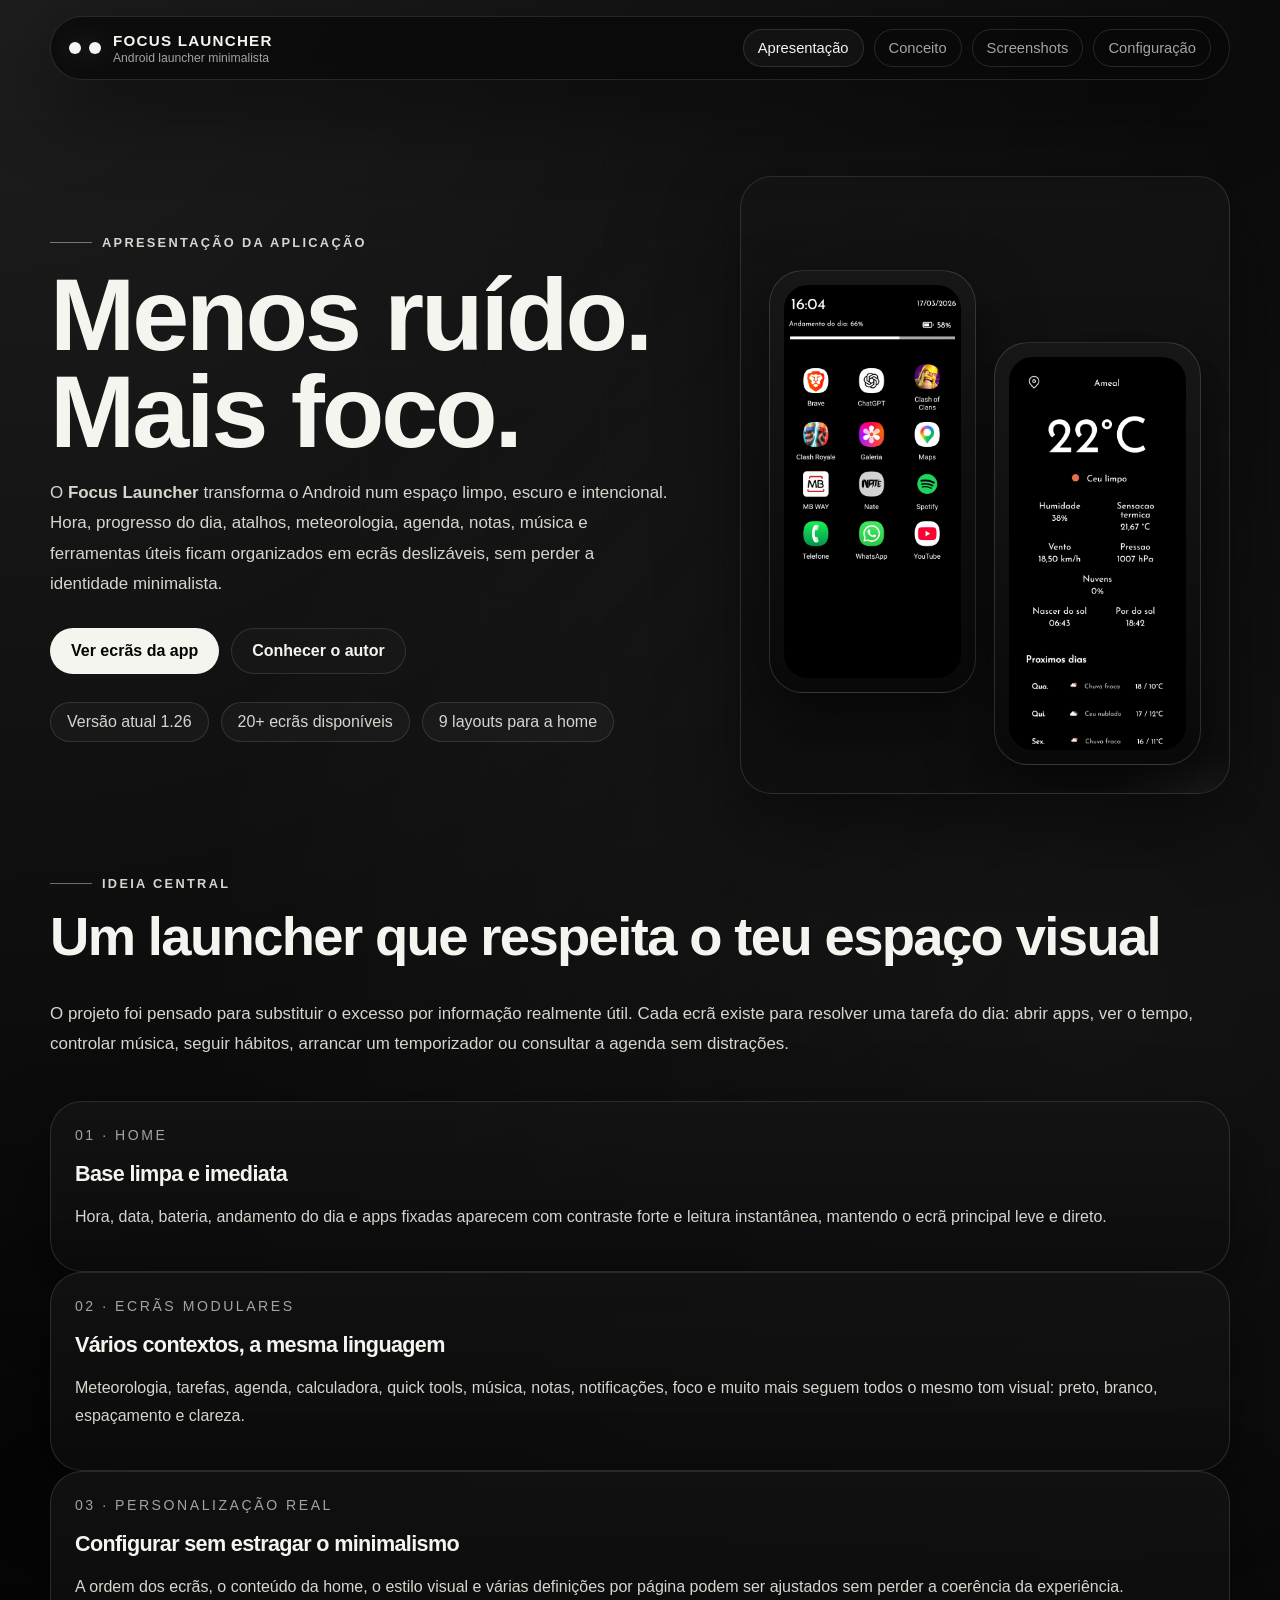
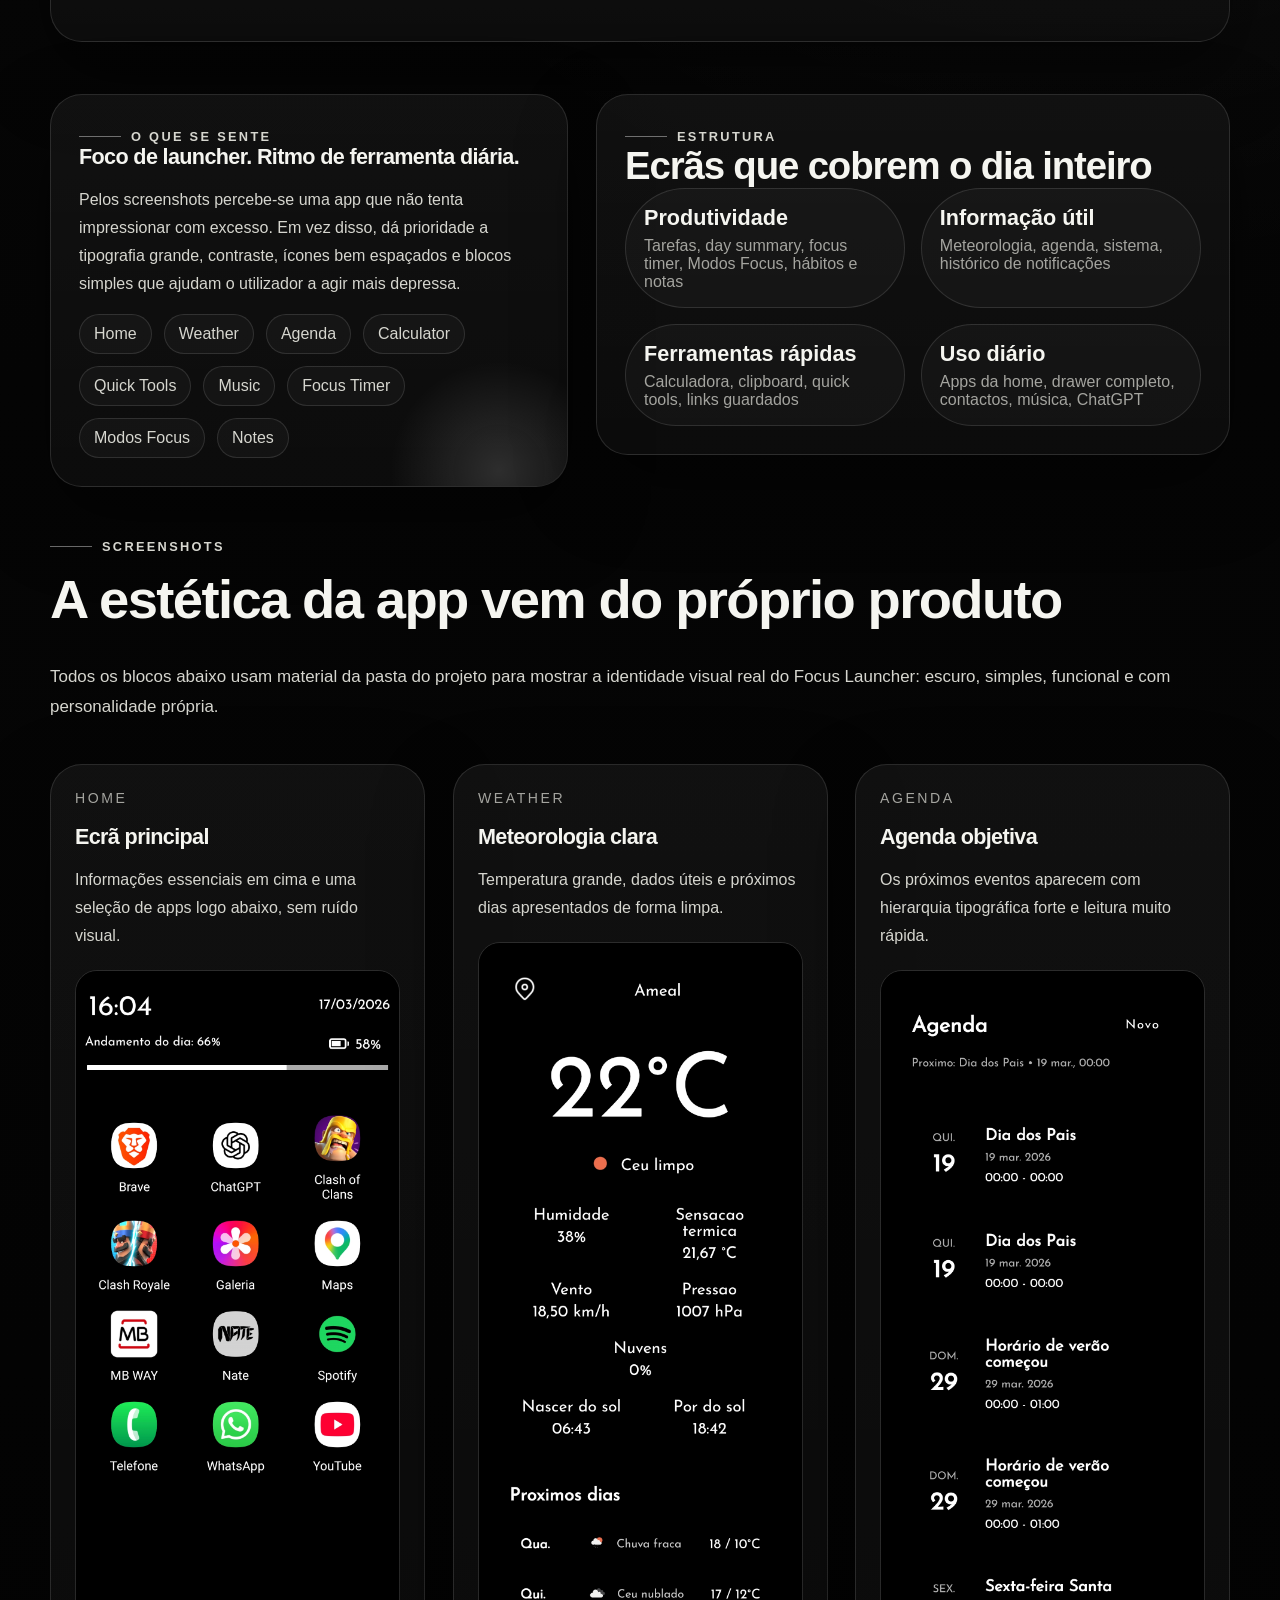
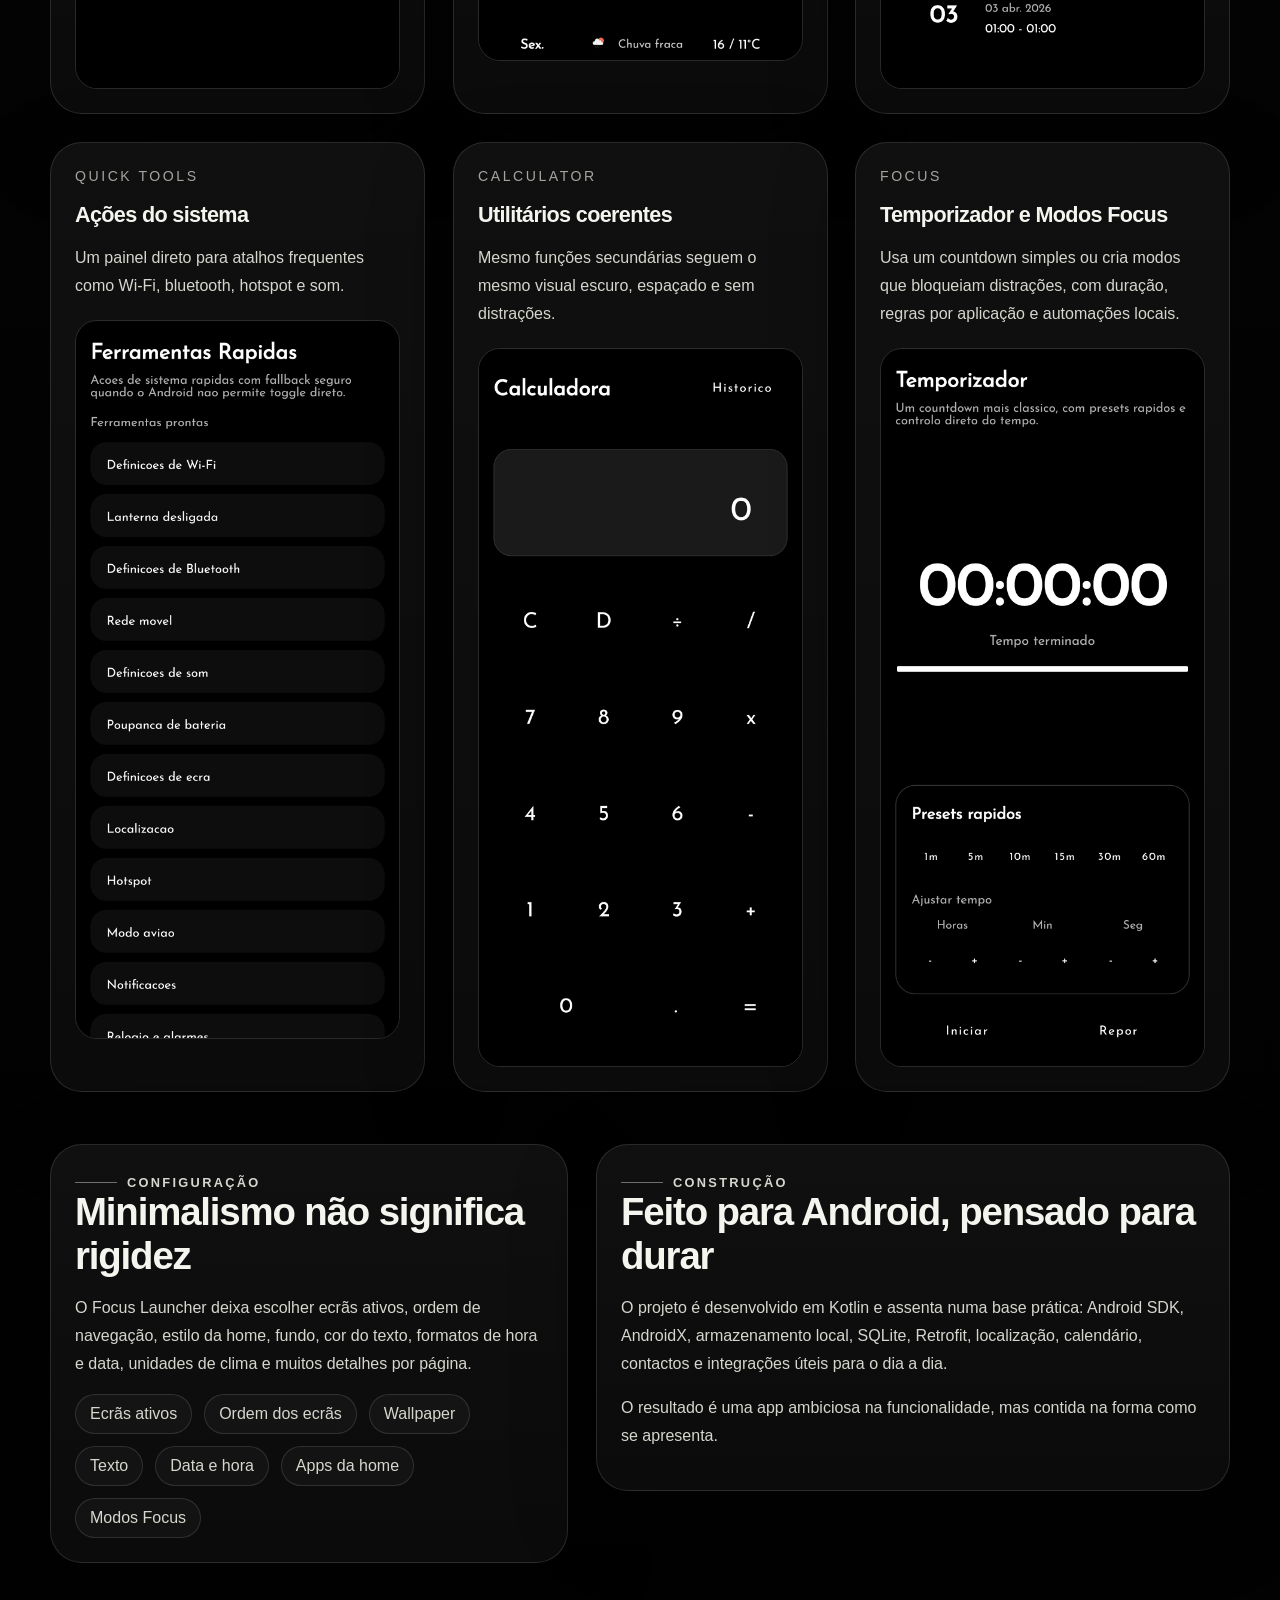
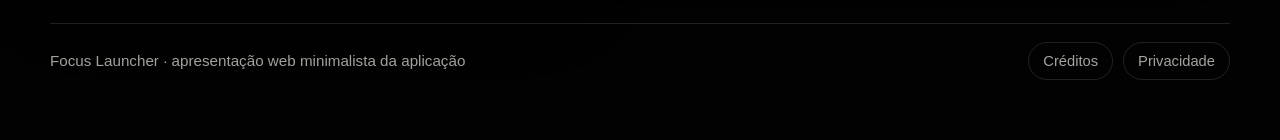
<file: index.html>
<!DOCTYPE html>
<html lang="pt-PT">
  <head>
    <meta charset="UTF-8" />
    <meta name="viewport" content="width=device-width, initial-scale=1.0" />
    <meta
      name="description"
      content="Focus Launcher é um launcher Android minimalista, rápido e configurável, feito para deixar no ecrã apenas o que interessa."
    />
    <title>Focus Launcher</title>
    <link rel="icon" type="image/png" href="Res/PlayStore/icon_512x512_image.png" />
    <link rel="stylesheet" href="styles.css" />
  </head>
  <body>
    <header class="topbar">
      <a class="brand" href="index.html" aria-label="Focus Launcher">
        <span class="brand-mark" aria-hidden="true">
          <span></span>
          <span></span>
        </span>
        <span class="brand-copy">
          <span class="brand-title">Focus Launcher</span>
          <span class="brand-subtitle">Android launcher minimalista</span>
        </span>
      </a>

      <nav class="nav-links" aria-label="Navegação principal">
        <a class="active" href="#apresentacao">Apresentação</a>
        <a href="#conceito">Conceito</a>
        <a href="#screens">Screenshots</a>
        <a href="#configuracao">Configuração</a>
      </nav>
    </header>

    <main class="page-shell">
      <section class="hero" id="apresentacao">
        <div class="hero-grid">
          <div class="hero-copy fade-up">
            <span class="eyebrow">Apresentação da aplicação</span>
            <h1>Menos ruído. Mais foco.</h1>
            <p>
              O <strong>Focus Launcher</strong> transforma o Android num espaço
              limpo, escuro e intencional. Hora, progresso do dia, atalhos,
              meteorologia, agenda, notas, música e ferramentas úteis ficam
              organizados em ecrãs deslizáveis, sem perder a identidade
              minimalista.
            </p>

            <div class="hero-actions">
              <a class="button" href="#screens">Ver ecrãs da app</a>
              <a class="button-ghost" href="credits.html">Conhecer o autor</a>
            </div>

            <div class="meta-row">
              <span class="meta-pill">Versão atual 1.26</span>
              <span class="meta-pill">20+ ecrãs disponíveis</span>
              <span class="meta-pill">9 layouts para a home</span>
            </div>
          </div>

          <div class="hero-stage fade-up delay-2">
            <div class="phone-stack">
              <div class="phone-frame offset">
                <img
                  src="Res/MaisPrints/Screenshot_20260317_160457_Focus%20Launcher.jpg"
                  alt="Ecrã principal do Focus Launcher com hora, progresso do dia e grelha de apps."
                />
              </div>
              <div class="phone-frame">
                <img
                  src="Res/MaisPrints/Screenshot_20260317_160524_Focus%20Launcher.jpg"
                  alt="Ecrã de meteorologia do Focus Launcher."
                />
              </div>
            </div>
          </div>
        </div>
      </section>

      <section class="section" id="conceito">
        <div class="section-head fade-up">
          <span class="section-label">Ideia central</span>
          <h2>Um launcher que respeita o teu espaço visual</h2>
          <p class="section-copy">
            O projeto foi pensado para substituir o excesso por informação
            realmente útil. Cada ecrã existe para resolver uma tarefa do dia:
            abrir apps, ver o tempo, controlar música, seguir hábitos, arrancar
            um temporizador ou consultar a agenda sem distrações.
          </p>
        </div>

        <div class="feature-grid">
          <article class="feature-card fade-up delay-1">
            <span class="feature-index">01 · Home</span>
            <h3>Base limpa e imediata</h3>
            <p>
              Hora, data, bateria, andamento do dia e apps fixadas aparecem com
              contraste forte e leitura instantânea, mantendo o ecrã principal
              leve e direto.
            </p>
          </article>

          <article class="feature-card fade-up delay-2">
            <span class="feature-index">02 · Ecrãs modulares</span>
            <h3>Vários contextos, a mesma linguagem</h3>
            <p>
              Meteorologia, tarefas, agenda, calculadora, quick tools, música,
              notas, notificações, foco e muito mais seguem todos o mesmo tom
              visual: preto, branco, espaçamento e clareza.
            </p>
          </article>

          <article class="feature-card fade-up delay-3">
            <span class="feature-index">03 · Personalização real</span>
            <h3>Configurar sem estragar o minimalismo</h3>
            <p>
              A ordem dos ecrãs, o conteúdo da home, o estilo visual e várias
              definições por página podem ser ajustados sem perder a coerência
              da experiência.
            </p>
          </article>
        </div>
      </section>

      <section class="section" id="experiencia">
        <div class="split-grid">
          <div class="quote-card fade-up">
            <span class="section-label">O que se sente</span>
            <h3>Foco de launcher. Ritmo de ferramenta diária.</h3>
            <p>
              Pelos screenshots percebe-se uma app que não tenta impressionar
              com excesso. Em vez disso, dá prioridade a tipografia grande,
              contraste, ícones bem espaçados e blocos simples que ajudam o
              utilizador a agir mais depressa.
            </p>
            <div class="tag-cloud">
              <span class="tag">Home</span>
              <span class="tag">Weather</span>
              <span class="tag">Agenda</span>
              <span class="tag">Calculator</span>
              <span class="tag">Quick Tools</span>
              <span class="tag">Music</span>
              <span class="tag">Focus Timer</span>
              <span class="tag">Modos Focus</span>
              <span class="tag">Notes</span>
            </div>
          </div>

          <div class="list-panel fade-up delay-2">
            <span class="section-label">Estrutura</span>
            <h2>Ecrãs que cobrem o dia inteiro</h2>
            <div class="list-grid">
              <div class="mini-stat">
                <strong>Produtividade</strong>
                <span>Tarefas, day summary, focus timer, Modos Focus, hábitos e notas</span>
              </div>
              <div class="mini-stat">
                <strong>Informação útil</strong>
                <span>Meteorologia, agenda, sistema, histórico de notificações</span>
              </div>
              <div class="mini-stat">
                <strong>Ferramentas rápidas</strong>
                <span>Calculadora, clipboard, quick tools, links guardados</span>
              </div>
              <div class="mini-stat">
                <strong>Uso diário</strong>
                <span>Apps da home, drawer completo, contactos, música, ChatGPT</span>
              </div>
            </div>
          </div>
        </div>
      </section>

      <section class="section" id="screens">
        <div class="section-head fade-up">
          <span class="section-label">Screenshots</span>
          <h2>A estética da app vem do próprio produto</h2>
          <p class="section-copy">
            Todos os blocos abaixo usam material da pasta do projeto para mostrar
            a identidade visual real do Focus Launcher: escuro, simples,
            funcional e com personalidade própria.
          </p>
        </div>

        <div class="screens-grid">
          <article class="screen-card fade-up delay-1">
            <span class="screen-index">Home</span>
            <h3>Ecrã principal</h3>
            <p>
              Informações essenciais em cima e uma seleção de apps logo abaixo,
              sem ruído visual.
            </p>
            <img
              src="Res/MaisPrints/Screenshot_20260317_160457_Focus%20Launcher.jpg"
              alt="Home do Focus Launcher."
              loading="lazy"
            />
          </article>

          <article class="screen-card fade-up delay-2">
            <span class="screen-index">Weather</span>
            <h3>Meteorologia clara</h3>
            <p>
              Temperatura grande, dados úteis e próximos dias apresentados de
              forma limpa.
            </p>
            <img
              src="Res/MaisPrints/Screenshot_20260317_160524_Focus%20Launcher.jpg"
              alt="Módulo de meteorologia do Focus Launcher."
              loading="lazy"
            />
          </article>

          <article class="screen-card fade-up delay-3">
            <span class="screen-index">Agenda</span>
            <h3>Agenda objetiva</h3>
            <p>
              Os próximos eventos aparecem com hierarquia tipográfica forte e
              leitura muito rápida.
            </p>
            <img
              src="Res/MaisPrints/Screenshot_20260317_160637_Focus%20Launcher.jpg"
              alt="Ecrã de agenda do Focus Launcher."
              loading="lazy"
            />
          </article>

          <article class="screen-card fade-up delay-1">
            <span class="screen-index">Quick Tools</span>
            <h3>Ações do sistema</h3>
            <p>
              Um painel direto para atalhos frequentes como Wi-Fi, bluetooth,
              hotspot e som.
            </p>
            <img
              src="Res/MaisPrints/Screenshot_20260317_160632_Focus%20Launcher.jpg"
              alt="Ferramentas rápidas do Focus Launcher."
              loading="lazy"
            />
          </article>

          <article class="screen-card fade-up delay-2">
            <span class="screen-index">Calculator</span>
            <h3>Utilitários coerentes</h3>
            <p>
              Mesmo funções secundárias seguem o mesmo visual escuro, espaçado e
              sem distrações.
            </p>
            <img
              src="Res/MaisPrints/Screenshot_20260317_160643_Focus%20Launcher.jpg"
              alt="Calculadora do Focus Launcher."
              loading="lazy"
            />
          </article>

          <article class="screen-card fade-up delay-3">
            <span class="screen-index">Focus</span>
            <h3>Temporizador e Modos Focus</h3>
            <p>
              Usa um countdown simples ou cria modos que bloqueiam distrações,
              com duração, regras por aplicação e automações locais.
            </p>
            <img
              src="Res/MaisPrints/Screenshot_20260317_160627_Focus%20Launcher.jpg"
              alt="Temporizador de foco do Focus Launcher."
              loading="lazy"
            />
          </article>
        </div>
      </section>

      <section class="section" id="configuracao">
        <div class="split-grid">
          <div class="note-card fade-up">
            <span class="section-label">Configuração</span>
            <h2>Minimalismo não significa rigidez</h2>
            <p>
              O Focus Launcher deixa escolher ecrãs ativos, ordem de navegação,
              estilo da home, fundo, cor do texto, formatos de hora e data,
              unidades de clima e muitos detalhes por página.
            </p>
            <div class="tag-cloud">
              <span class="tag">Ecrãs ativos</span>
              <span class="tag">Ordem dos ecrãs</span>
              <span class="tag">Wallpaper</span>
              <span class="tag">Texto</span>
              <span class="tag">Data e hora</span>
              <span class="tag">Apps da home</span>
              <span class="tag">Modos Focus</span>
            </div>
          </div>

          <div class="note-card fade-up delay-2">
            <span class="section-label">Construção</span>
            <h2>Feito para Android, pensado para durar</h2>
            <p>
              O projeto é desenvolvido em Kotlin e assenta numa base prática:
              Android SDK, AndroidX, armazenamento local, SQLite, Retrofit,
              localização, calendário, contactos e integrações úteis para o dia
              a dia.
            </p>
            <p class="muted">
              O resultado é uma app ambiciosa na funcionalidade, mas contida na
              forma como se apresenta.
            </p>
          </div>
        </div>
      </section>
    </main>

    <footer class="page-shell footnote">
      <div class="footer-line">
        <span>Focus Launcher · apresentação web minimalista da aplicação</span>
        <div class="nav-links">
          <a href="credits.html">Créditos</a>
          <a href="privacy.html">Privacidade</a>
        </div>
      </div>
    </footer>
  </body>
</html>
</file>
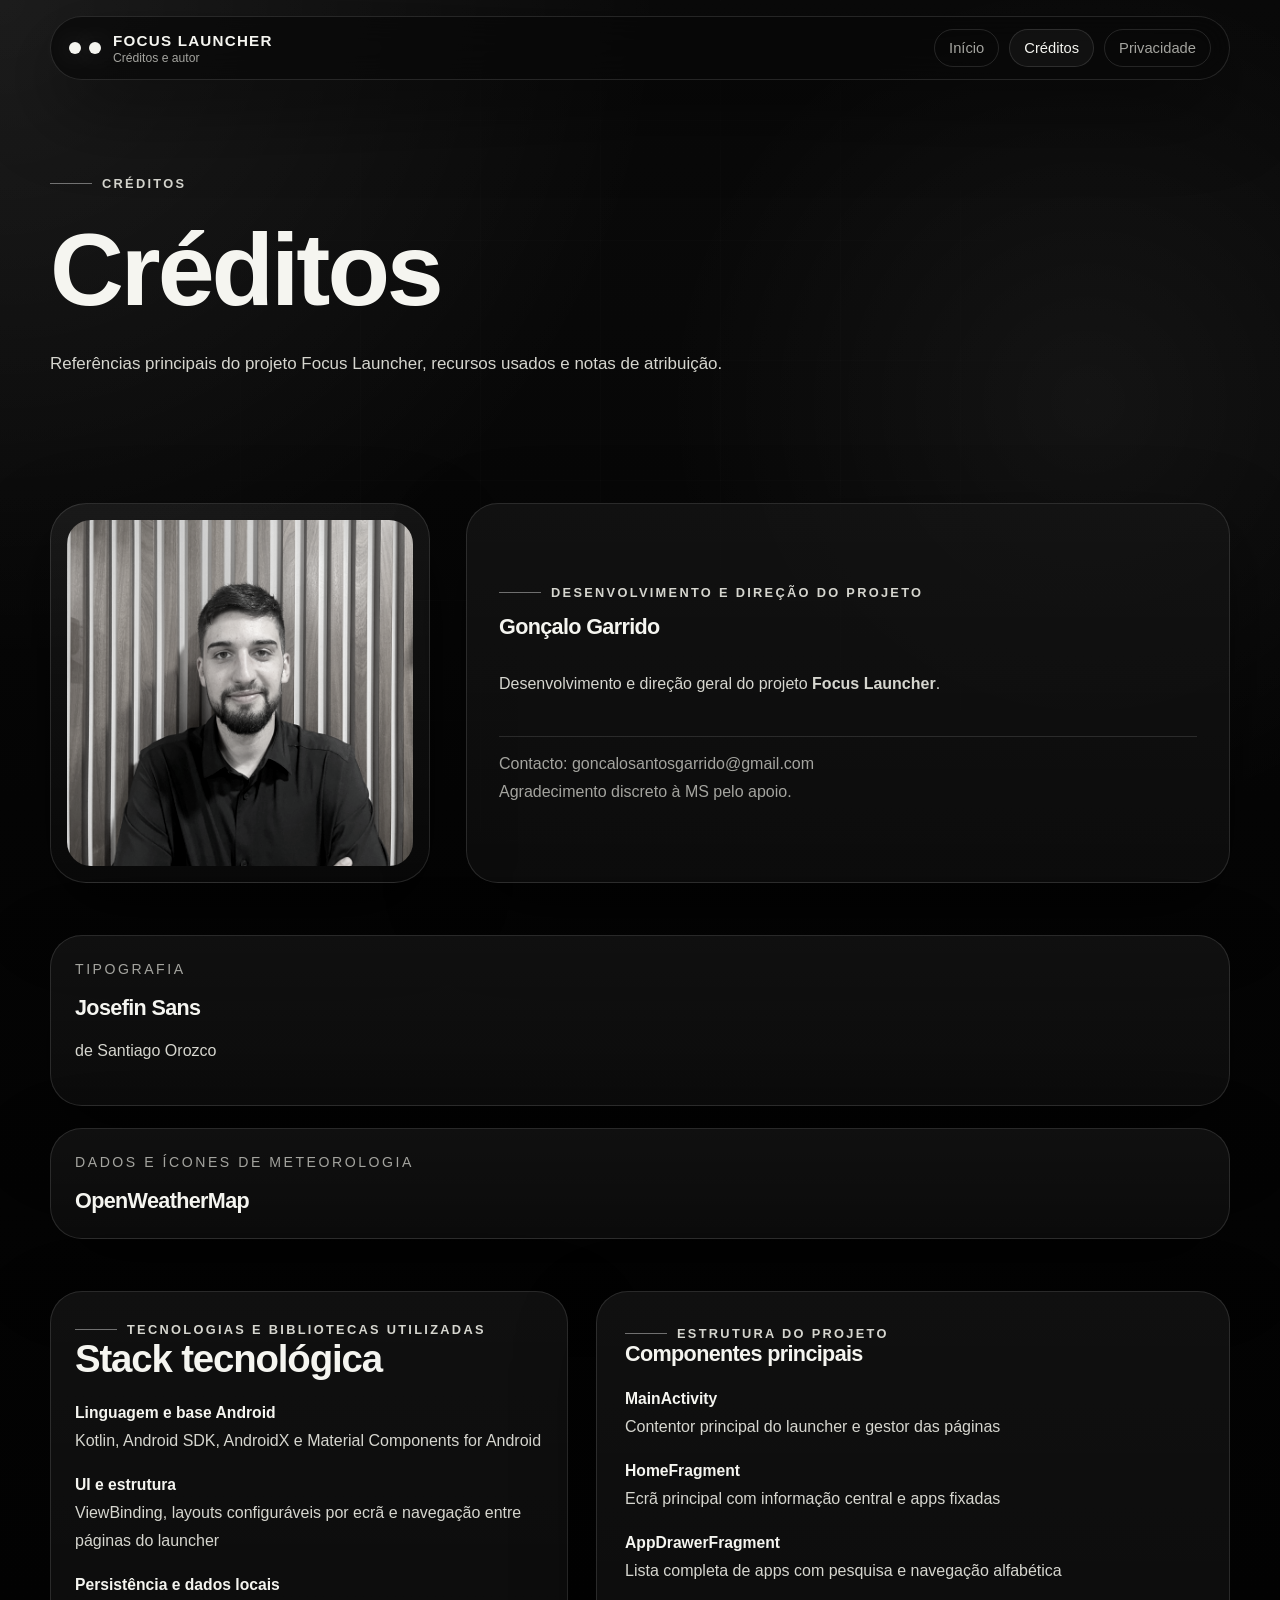
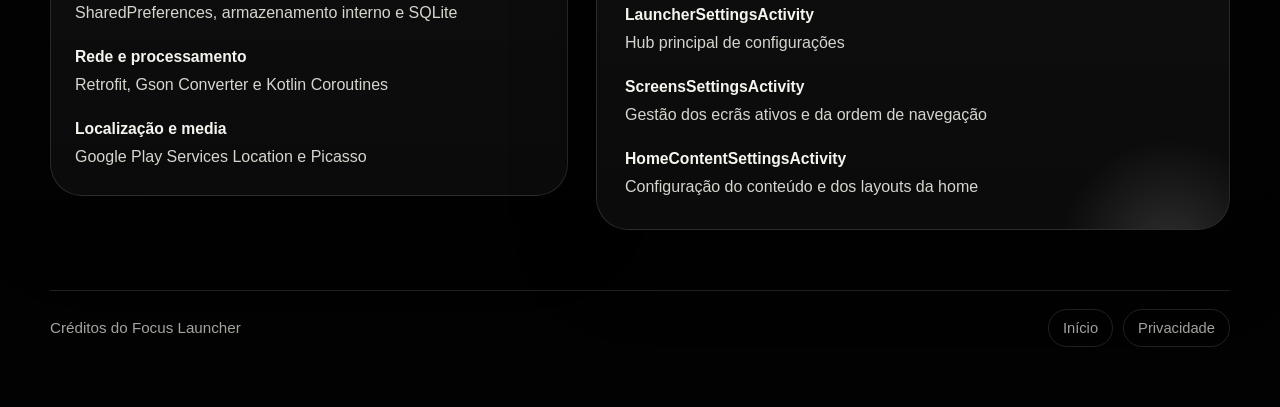
<file: credits.html>
<!DOCTYPE html>
<html lang="pt-PT">
  <head>
    <meta charset="UTF-8" />
    <meta name="viewport" content="width=device-width, initial-scale=1.0" />
    <meta
      name="description"
      content="Créditos do Focus Launcher e apresentação do autor da aplicação."
    />
    <title>Créditos · Focus Launcher</title>
    <link rel="icon" type="image/png" href="Res/PlayStore/icon_512x512_image.png" />
    <link rel="stylesheet" href="styles.css" />
  </head>
  <body>
    <header class="topbar">
      <a class="brand" href="index.html" aria-label="Focus Launcher">
        <span class="brand-mark" aria-hidden="true">
          <span></span>
          <span></span>
        </span>
        <span class="brand-copy">
          <span class="brand-title">Focus Launcher</span>
          <span class="brand-subtitle">Créditos e autor</span>
        </span>
      </a>

      <nav class="nav-links" aria-label="Navegação principal">
        <a href="index.html">Início</a>
        <a class="active" href="credits.html">Créditos</a>
        <a href="privacy.html">Privacidade</a>
      </nav>
    </header>

    <main class="page-shell">
      <section class="hero">
        <div class="section-head fade-up">
          <span class="section-label">Créditos</span>
          <h1>Créditos</h1>
          <p class="section-copy">
            Referências principais do projeto Focus Launcher, recursos usados e
            notas de atribuição.
          </p>
        </div>
      </section>

      <section class="section">
        <div class="author-grid">
          <div class="portrait-shell fade-up">
            <img
              src="Res/GoncaloGarrido/GoncaloGarrido%20(2).jpg"
              alt="Retrato de Gonçalo Garrido."
            />
          </div>

          <article class="author-card fade-up delay-2">
            <span class="section-label">Desenvolvimento e direção do projeto</span>
            <h2>Gonçalo Garrido</h2>
            <p>
              Desenvolvimento e direção geral do projeto
              <strong>Focus Launcher</strong>.
            </p>
            <div class="author-meta">
              <span class="muted-line"
                >Contacto: goncalosantosgarrido@gmail.com</span
              >
              <span class="muted-line"
                >Agradecimento discreto à MS pelo apoio.</span
              >
            </div>
          </article>
        </div>
      </section>

      <section class="section">
        <div class="card-grid feature-grid credits-grid">
          <article class="feature-card fade-up delay-1">
            <span class="feature-index">Tipografia</span>
            <h3>Josefin Sans</h3>
            <p>de Santiago Orozco</p>
          </article>

          <article class="feature-card fade-up delay-2 credits-offset">
            <span class="feature-index">Dados e ícones de meteorologia</span>
            <h3>OpenWeatherMap</h3>
          </article>
        </div>
      </section>

      <section class="section">
        <div class="split-grid">
          <article class="note-card fade-up">
            <span class="section-label">Tecnologias e bibliotecas utilizadas</span>
            <h2>Stack tecnológica</h2>
            <div class="stack-list">
              <p>
                <strong>Linguagem e base Android</strong><br />
                Kotlin, Android SDK, AndroidX e Material Components for Android
              </p>
              <p>
                <strong>UI e estrutura</strong><br />
                ViewBinding, layouts configuráveis por ecrã e navegação entre
                páginas do launcher
              </p>
              <p>
                <strong>Persistência e dados locais</strong><br />
                SharedPreferences, armazenamento interno e SQLite
              </p>
              <p>
                <strong>Rede e processamento</strong><br />
                Retrofit, Gson Converter e Kotlin Coroutines
              </p>
              <p>
                <strong>Localização e media</strong><br />
                Google Play Services Location e Picasso
              </p>
            </div>
          </article>

          <article class="quote-card fade-up delay-2">
            <span class="section-label">Estrutura do projeto</span>
            <h3>Componentes principais</h3>
            <div class="stack-list">
              <p>
                <strong>MainActivity</strong><br />
                Contentor principal do launcher e gestor das páginas
              </p>
              <p>
                <strong>HomeFragment</strong><br />
                Ecrã principal com informação central e apps fixadas
              </p>
              <p>
                <strong>AppDrawerFragment</strong><br />
                Lista completa de apps com pesquisa e navegação alfabética
              </p>
              <p>
                <strong>LauncherSettingsActivity</strong><br />
                Hub principal de configurações
              </p>
              <p>
                <strong>ScreensSettingsActivity</strong><br />
                Gestão dos ecrãs ativos e da ordem de navegação
              </p>
              <p>
                <strong>HomeContentSettingsActivity</strong><br />
                Configuração do conteúdo e dos layouts da home
              </p>
            </div>
          </article>
        </div>
      </section>
    </main>

    <footer class="page-shell footnote">
      <div class="footer-line">
        <span>Créditos do Focus Launcher</span>
        <div class="nav-links">
          <a href="index.html">Início</a>
          <a href="privacy.html">Privacidade</a>
        </div>
      </div>
    </footer>
  </body>
</html>
</file>
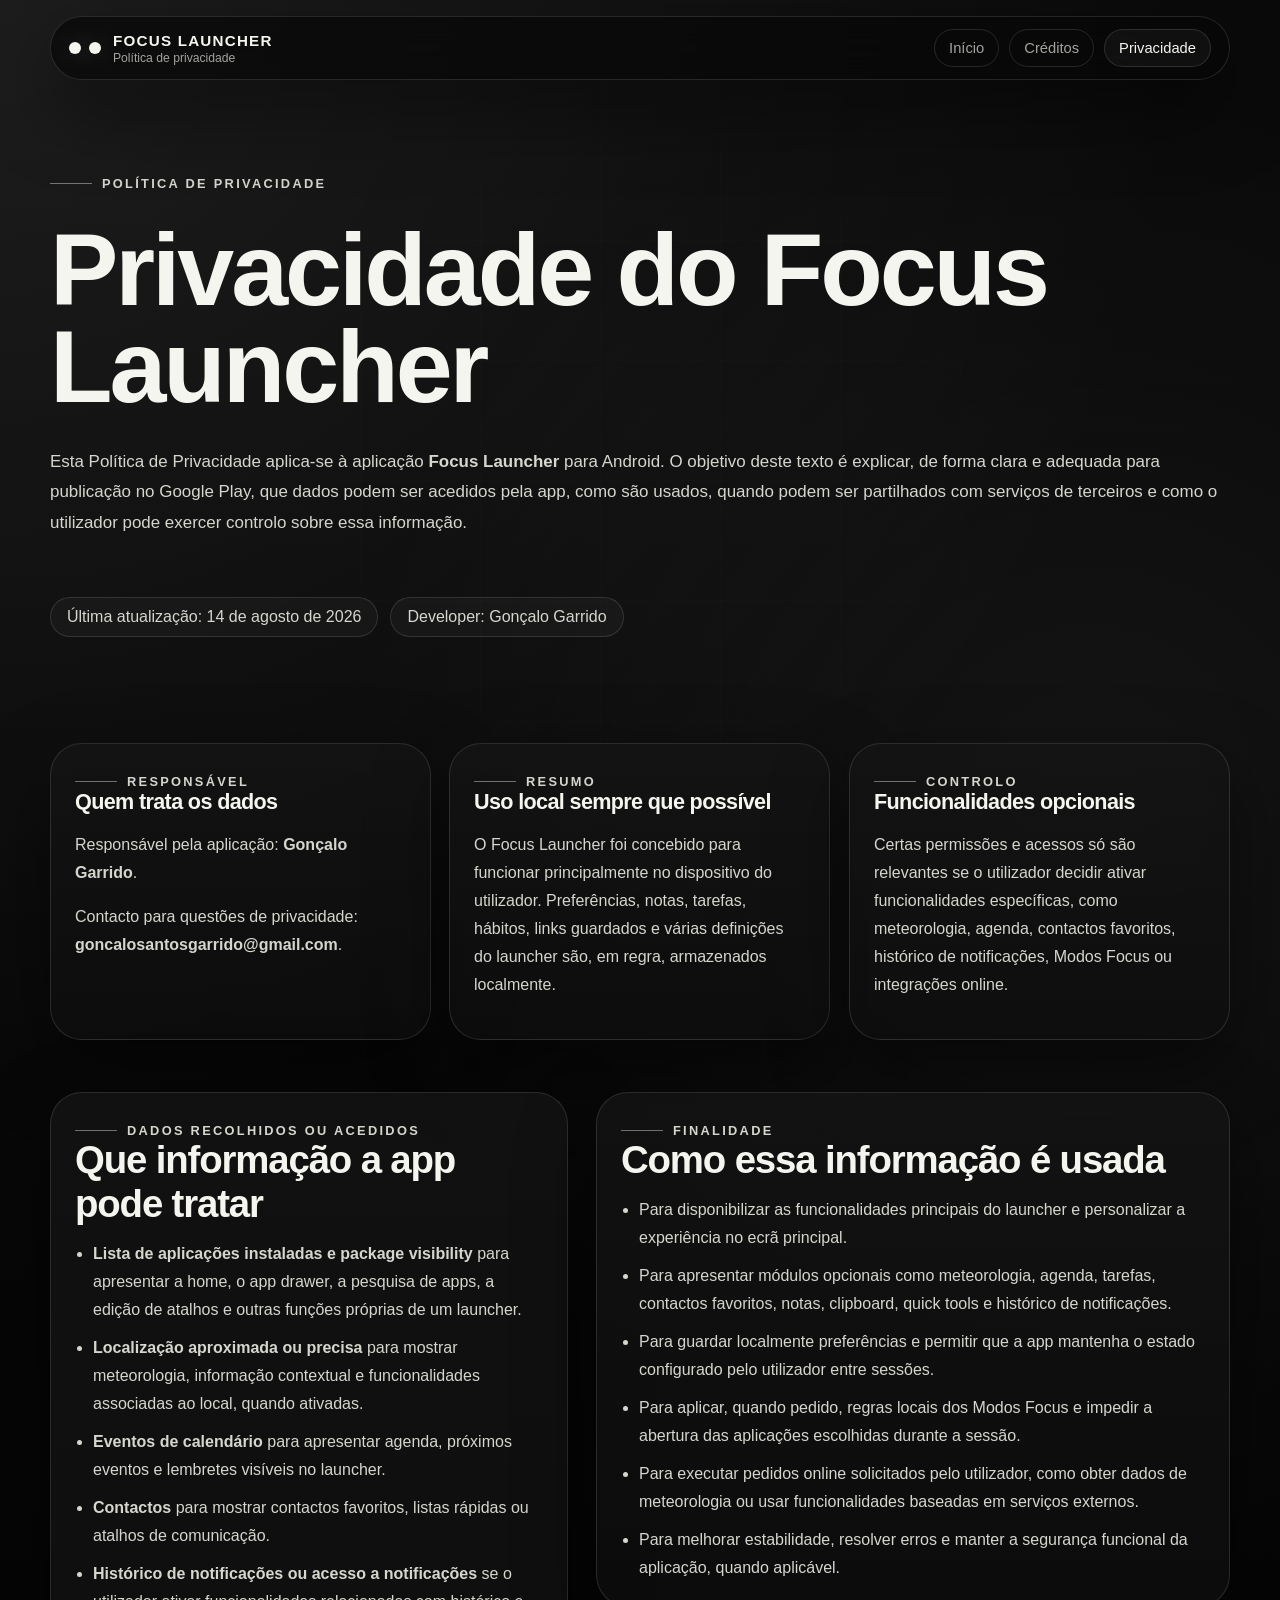
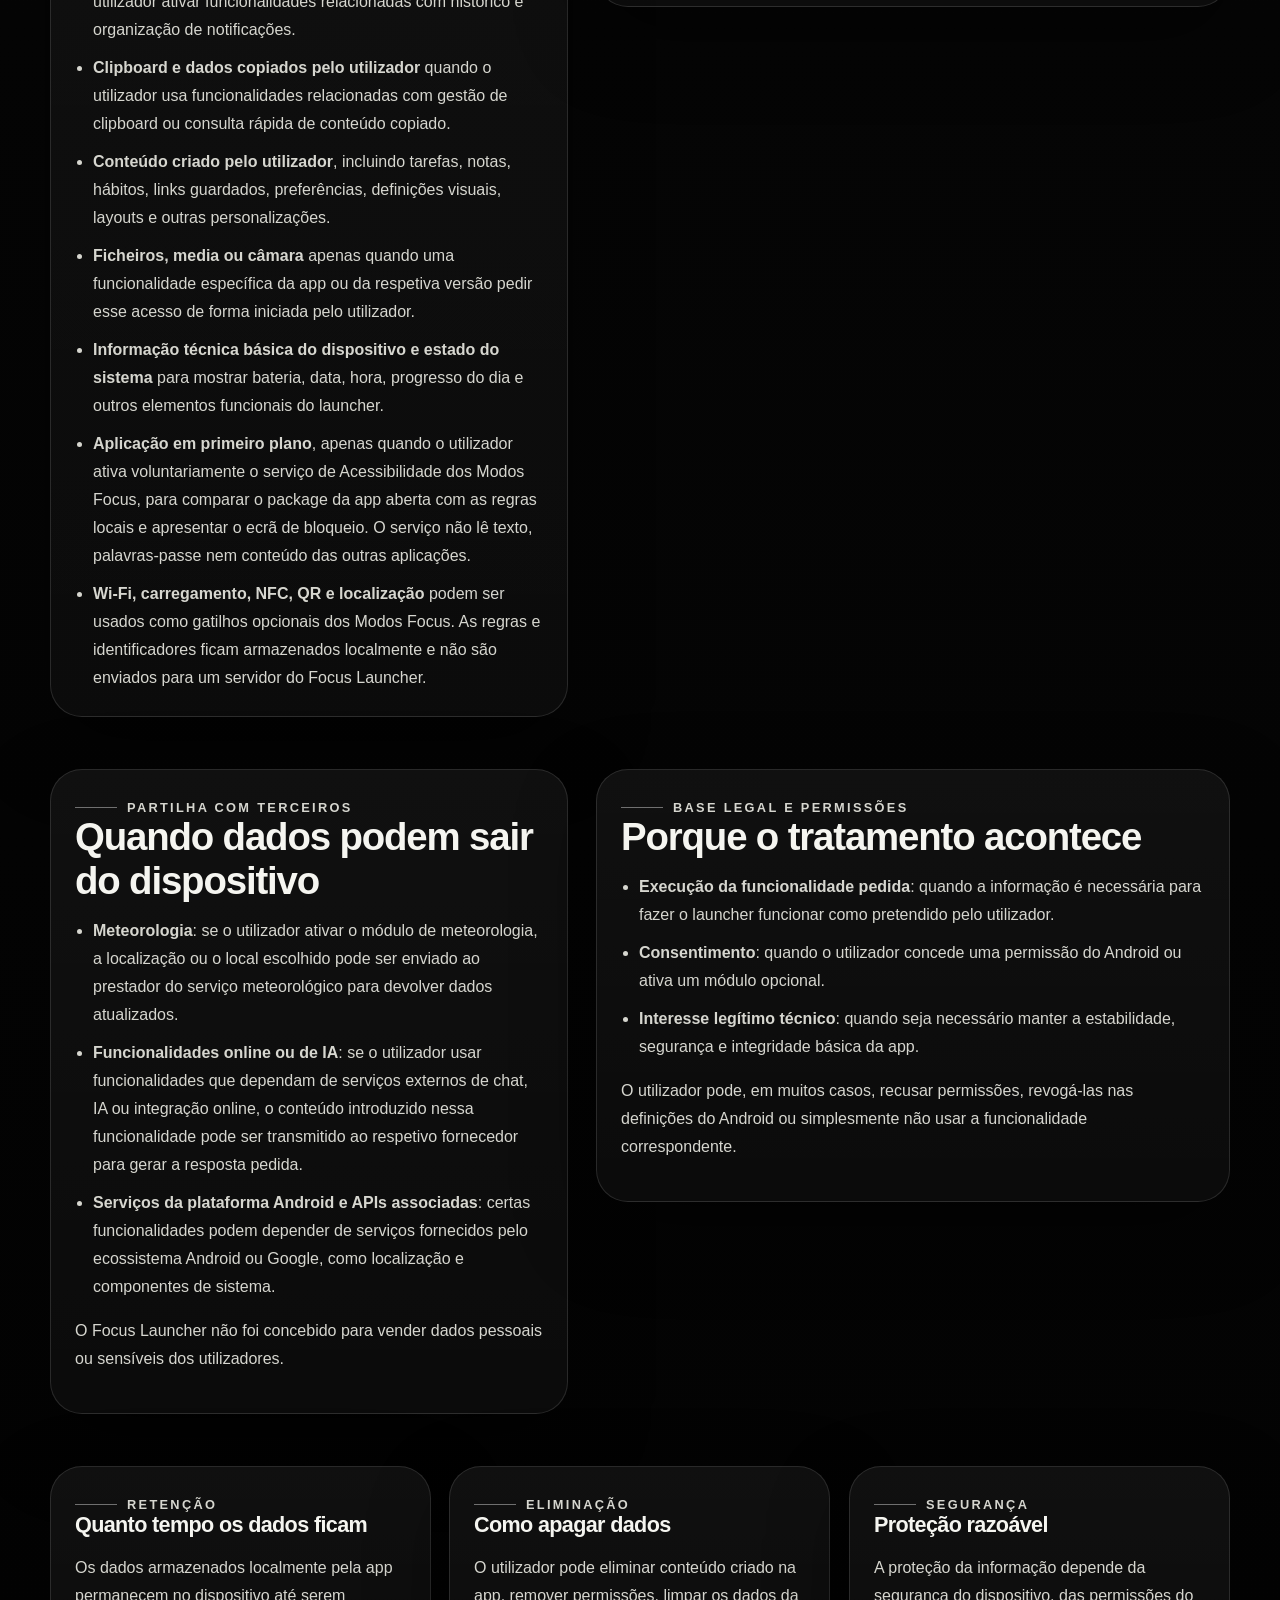
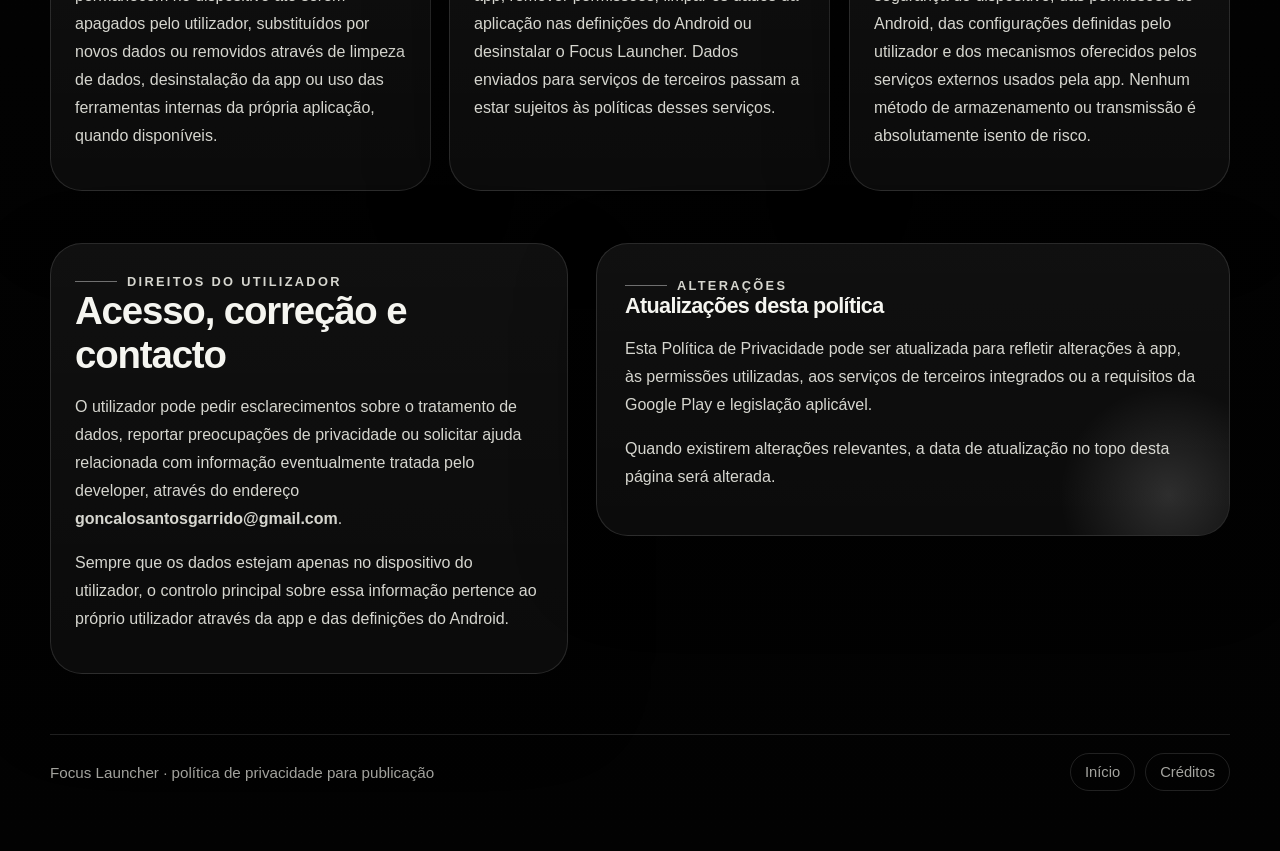
<file: privacy.html>
<!DOCTYPE html>
<html lang="pt-PT">
  <head>
    <meta charset="UTF-8" />
    <meta name="viewport" content="width=device-width, initial-scale=1.0" />
    <meta
      name="description"
      content="Política de privacidade do Focus Launcher para publicação e utilização no Google Play."
    />
    <title>Política de Privacidade · Focus Launcher</title>
    <link rel="icon" type="image/png" href="Res/PlayStore/icon_512x512_image.png" />
    <link rel="stylesheet" href="styles.css" />
  </head>
  <body>
    <header class="topbar">
      <a class="brand" href="index.html" aria-label="Focus Launcher">
        <span class="brand-mark" aria-hidden="true">
          <span></span>
          <span></span>
        </span>
        <span class="brand-copy">
          <span class="brand-title">Focus Launcher</span>
          <span class="brand-subtitle">Política de privacidade</span>
        </span>
      </a>

      <nav class="nav-links" aria-label="Navegação principal">
        <a href="index.html">Início</a>
        <a href="credits.html">Créditos</a>
        <a class="active" href="privacy.html">Privacidade</a>
      </nav>
    </header>

    <main class="page-shell">
      <section class="hero">
        <div class="section-head fade-up">
          <span class="section-label">Política de privacidade</span>
          <h1>Privacidade do Focus Launcher</h1>
          <p class="section-copy">
            Esta Política de Privacidade aplica-se à aplicação
            <strong>Focus Launcher</strong> para Android. O objetivo deste texto
            é explicar, de forma clara e adequada para publicação no Google
            Play, que dados podem ser acedidos pela app, como são usados, quando
            podem ser partilhados com serviços de terceiros e como o utilizador
            pode exercer controlo sobre essa informação.
          </p>
          <div class="meta-row">
            <span class="meta-pill">Última atualização: 14 de agosto de 2026</span>
            <span class="meta-pill">Developer: Gonçalo Garrido</span>
          </div>
        </div>
      </section>

      <section class="section">
        <div class="policy-grid">
          <article class="policy-card fade-up delay-1">
            <span class="section-label">Responsável</span>
            <h3>Quem trata os dados</h3>
            <p>
              Responsável pela aplicação:
              <strong>Gonçalo Garrido</strong>.
            </p>
            <p>
              Contacto para questões de privacidade:
              <strong>goncalosantosgarrido@gmail.com</strong>.
            </p>
          </article>

          <article class="policy-card fade-up delay-2">
            <span class="section-label">Resumo</span>
            <h3>Uso local sempre que possível</h3>
            <p>
              O Focus Launcher foi concebido para funcionar principalmente no
              dispositivo do utilizador. Preferências, notas, tarefas, hábitos,
              links guardados e várias definições do launcher são, em regra,
              armazenados localmente.
            </p>
          </article>

          <article class="policy-card fade-up delay-3">
            <span class="section-label">Controlo</span>
            <h3>Funcionalidades opcionais</h3>
            <p>
              Certas permissões e acessos só são relevantes se o utilizador
              decidir ativar funcionalidades específicas, como meteorologia,
              agenda, contactos favoritos, histórico de notificações, Modos
              Focus ou integrações online.
            </p>
          </article>
        </div>
      </section>

      <section class="section">
        <div class="split-grid">
          <article class="policy-card fade-up">
            <span class="section-label">Dados recolhidos ou acedidos</span>
            <h2>Que informação a app pode tratar</h2>
            <ul>
              <li>
                <strong>Lista de aplicações instaladas e package visibility</strong>
                para apresentar a home, o app drawer, a pesquisa de apps, a
                edição de atalhos e outras funções próprias de um launcher.
              </li>
              <li>
                <strong>Localização aproximada ou precisa</strong> para mostrar
                meteorologia, informação contextual e funcionalidades associadas
                ao local, quando ativadas.
              </li>
              <li>
                <strong>Eventos de calendário</strong> para apresentar agenda,
                próximos eventos e lembretes visíveis no launcher.
              </li>
              <li>
                <strong>Contactos</strong> para mostrar contactos favoritos,
                listas rápidas ou atalhos de comunicação.
              </li>
              <li>
                <strong>Histórico de notificações ou acesso a notificações</strong>
                se o utilizador ativar funcionalidades relacionadas com histórico
                e organização de notificações.
              </li>
              <li>
                <strong>Clipboard e dados copiados pelo utilizador</strong>
                quando o utilizador usa funcionalidades relacionadas com gestão
                de clipboard ou consulta rápida de conteúdo copiado.
              </li>
              <li>
                <strong>Conteúdo criado pelo utilizador</strong>, incluindo
                tarefas, notas, hábitos, links guardados, preferências,
                definições visuais, layouts e outras personalizações.
              </li>
              <li>
                <strong>Ficheiros, media ou câmara</strong> apenas quando uma
                funcionalidade específica da app ou da respetiva versão pedir
                esse acesso de forma iniciada pelo utilizador.
              </li>
              <li>
                <strong>Informação técnica básica do dispositivo e estado do
                sistema</strong> para mostrar bateria, data, hora, progresso do
                dia e outros elementos funcionais do launcher.
              </li>
              <li>
                <strong>Aplicação em primeiro plano</strong>, apenas quando o
                utilizador ativa voluntariamente o serviço de Acessibilidade dos
                Modos Focus, para comparar o package da app aberta com as regras
                locais e apresentar o ecrã de bloqueio. O serviço não lê texto,
                palavras-passe nem conteúdo das outras aplicações.
              </li>
              <li>
                <strong>Wi-Fi, carregamento, NFC, QR e localização</strong> podem
                ser usados como gatilhos opcionais dos Modos Focus. As regras e
                identificadores ficam armazenados localmente e não são enviados
                para um servidor do Focus Launcher.
              </li>
            </ul>
          </article>

          <article class="policy-card fade-up delay-2">
            <span class="section-label">Finalidade</span>
            <h2>Como essa informação é usada</h2>
            <ul>
              <li>
                Para disponibilizar as funcionalidades principais do launcher e
                personalizar a experiência no ecrã principal.
              </li>
              <li>
                Para apresentar módulos opcionais como meteorologia, agenda,
                tarefas, contactos favoritos, notas, clipboard, quick tools e
                histórico de notificações.
              </li>
              <li>
                Para guardar localmente preferências e permitir que a app
                mantenha o estado configurado pelo utilizador entre sessões.
              </li>
              <li>
                Para aplicar, quando pedido, regras locais dos Modos Focus e
                impedir a abertura das aplicações escolhidas durante a sessão.
              </li>
              <li>
                Para executar pedidos online solicitados pelo utilizador, como
                obter dados de meteorologia ou usar funcionalidades baseadas em
                serviços externos.
              </li>
              <li>
                Para melhorar estabilidade, resolver erros e manter a segurança
                funcional da aplicação, quando aplicável.
              </li>
            </ul>
          </article>
        </div>
      </section>

      <section class="section">
        <div class="split-grid">
          <article class="policy-card fade-up">
            <span class="section-label">Partilha com terceiros</span>
            <h2>Quando dados podem sair do dispositivo</h2>
            <ul>
              <li>
                <strong>Meteorologia</strong>: se o utilizador ativar o módulo
                de meteorologia, a localização ou o local escolhido pode ser
                enviado ao prestador do serviço meteorológico para devolver
                dados atualizados.
              </li>
              <li>
                <strong>Funcionalidades online ou de IA</strong>: se o
                utilizador usar funcionalidades que dependam de serviços externos
                de chat, IA ou integração online, o conteúdo introduzido nessa
                funcionalidade pode ser transmitido ao respetivo fornecedor para
                gerar a resposta pedida.
              </li>
              <li>
                <strong>Serviços da plataforma Android e APIs associadas</strong>:
                certas funcionalidades podem depender de serviços fornecidos pelo
                ecossistema Android ou Google, como localização e componentes de
                sistema.
              </li>
            </ul>
            <p>
              O Focus Launcher não foi concebido para vender dados pessoais ou
              sensíveis dos utilizadores.
            </p>
          </article>

          <article class="policy-card fade-up delay-2">
            <span class="section-label">Base legal e permissões</span>
            <h2>Porque o tratamento acontece</h2>
            <ul>
              <li>
                <strong>Execução da funcionalidade pedida</strong>: quando a
                informação é necessária para fazer o launcher funcionar como
                pretendido pelo utilizador.
              </li>
              <li>
                <strong>Consentimento</strong>: quando o utilizador concede uma
                permissão do Android ou ativa um módulo opcional.
              </li>
              <li>
                <strong>Interesse legítimo técnico</strong>: quando seja
                necessário manter a estabilidade, segurança e integridade básica
                da app.
              </li>
            </ul>
            <p>
              O utilizador pode, em muitos casos, recusar permissões, revogá-las
              nas definições do Android ou simplesmente não usar a funcionalidade
              correspondente.
            </p>
          </article>
        </div>
      </section>

      <section class="section">
        <div class="policy-grid">
          <article class="policy-card fade-up delay-1">
            <span class="section-label">Retenção</span>
            <h3>Quanto tempo os dados ficam</h3>
            <p>
              Os dados armazenados localmente pela app permanecem no dispositivo
              até serem apagados pelo utilizador, substituídos por novos dados
              ou removidos através de limpeza de dados, desinstalação da app ou
              uso das ferramentas internas da própria aplicação, quando
              disponíveis.
            </p>
          </article>

          <article class="policy-card fade-up delay-2">
            <span class="section-label">Eliminação</span>
            <h3>Como apagar dados</h3>
            <p>
              O utilizador pode eliminar conteúdo criado na app, remover
              permissões, limpar os dados da aplicação nas definições do Android
              ou desinstalar o Focus Launcher. Dados enviados para serviços de
              terceiros passam a estar sujeitos às políticas desses serviços.
            </p>
          </article>

          <article class="policy-card fade-up delay-3">
            <span class="section-label">Segurança</span>
            <h3>Proteção razoável</h3>
            <p>
              A proteção da informação depende da segurança do dispositivo, das
              permissões do Android, das configurações definidas pelo utilizador
              e dos mecanismos oferecidos pelos serviços externos usados pela
              app. Nenhum método de armazenamento ou transmissão é absolutamente
              isento de risco.
            </p>
          </article>
        </div>
      </section>

      <section class="section">
        <div class="split-grid">
          <article class="note-card fade-up">
            <span class="section-label">Direitos do utilizador</span>
            <h2>Acesso, correção e contacto</h2>
            <p>
              O utilizador pode pedir esclarecimentos sobre o tratamento de
              dados, reportar preocupações de privacidade ou solicitar ajuda
              relacionada com informação eventualmente tratada pelo developer,
              através do endereço
              <strong>goncalosantosgarrido@gmail.com</strong>.
            </p>
            <p>
              Sempre que os dados estejam apenas no dispositivo do utilizador, o
              controlo principal sobre essa informação pertence ao próprio
              utilizador através da app e das definições do Android.
            </p>
          </article>

          <article class="quote-card fade-up delay-2">
            <span class="section-label">Alterações</span>
            <h3>Atualizações desta política</h3>
            <p>
              Esta Política de Privacidade pode ser atualizada para refletir
              alterações à app, às permissões utilizadas, aos serviços de
              terceiros integrados ou a requisitos da Google Play e legislação
              aplicável.
            </p>
            <p>
              Quando existirem alterações relevantes, a data de atualização no
              topo desta página será alterada.
            </p>
          </article>
        </div>
      </section>
    </main>

    <footer class="page-shell footnote">
      <div class="footer-line">
        <span>Focus Launcher · política de privacidade para publicação</span>
        <div class="nav-links">
          <a href="index.html">Início</a>
          <a href="credits.html">Créditos</a>
        </div>
      </div>
    </footer>
  </body>
</html>
</file>
<file: styles.css>
:root {
  --bg: #050505;
  --bg-soft: #0d0d0d;
  --panel: rgba(255, 255, 255, 0.04);
  --panel-strong: rgba(255, 255, 255, 0.08);
  --line: rgba(255, 255, 255, 0.12);
  --line-strong: rgba(255, 255, 255, 0.22);
  --text: #f5f5f0;
  --muted: #a4a49f;
  --soft: #d6d6cf;
  --shadow: 0 30px 80px rgba(0, 0, 0, 0.45);
  --radius-xl: 32px;
  --radius-lg: 24px;
  --radius-md: 18px;
  --max-width: 1180px;
}

* {
  box-sizing: border-box;
}

html {
  scroll-behavior: smooth;
}

body {
  margin: 0;
  font-family: "Aptos", "Segoe UI", "Trebuchet MS", sans-serif;
  color: var(--text);
  background:
    radial-gradient(circle at top left, rgba(255, 255, 255, 0.08), transparent 28%),
    radial-gradient(circle at 85% 20%, rgba(255, 255, 255, 0.05), transparent 22%),
    linear-gradient(180deg, #0a0a0a 0%, var(--bg) 40%, #020202 100%);
  min-height: 100vh;
}

body::before {
  content: "";
  position: fixed;
  inset: 0;
  background-image:
    linear-gradient(rgba(255, 255, 255, 0.03) 1px, transparent 1px),
    linear-gradient(90deg, rgba(255, 255, 255, 0.03) 1px, transparent 1px);
  background-size: 120px 120px;
  mask-image: radial-gradient(circle at center, black 30%, transparent 82%);
  pointer-events: none;
  opacity: 0.45;
}

img {
  display: block;
  max-width: 100%;
}

a {
  color: inherit;
  text-decoration: none;
}

::selection {
  background: #efefea;
  color: #040404;
}

.page-shell {
  width: min(var(--max-width), calc(100% - 32px));
  margin: 0 auto;
}

.topbar {
  position: sticky;
  top: 16px;
  z-index: 20;
  width: min(var(--max-width), calc(100% - 32px));
  margin: 16px auto 0;
  padding: 12px 18px;
  display: flex;
  align-items: center;
  justify-content: space-between;
  gap: 16px;
  border: 1px solid var(--line);
  border-radius: 999px;
  background: rgba(8, 8, 8, 0.72);
  backdrop-filter: blur(18px);
  box-shadow: var(--shadow);
}

.brand {
  display: inline-flex;
  align-items: center;
  gap: 12px;
  min-width: 0;
}

.brand-mark {
  display: inline-flex;
  align-items: center;
  gap: 8px;
}

.brand-mark span {
  width: 12px;
  height: 12px;
  border-radius: 999px;
  background: var(--text);
  box-shadow: 0 0 28px rgba(255, 255, 255, 0.24);
}

.brand-copy {
  display: grid;
  gap: 2px;
}

.brand-title {
  font-family: "Bahnschrift", "Aptos Display", "Segoe UI", sans-serif;
  font-size: 0.95rem;
  font-weight: 700;
  letter-spacing: 0.08em;
  text-transform: uppercase;
}

.brand-subtitle,
.muted {
  color: var(--muted);
}

.brand-subtitle {
  font-size: 0.76rem;
}

.nav-links {
  display: flex;
  align-items: center;
  gap: 10px;
  flex-wrap: wrap;
  justify-content: flex-end;
}

.nav-links a,
.button,
.button-ghost {
  border-radius: 999px;
  border: 1px solid var(--line);
  transition:
    transform 180ms ease,
    border-color 180ms ease,
    background 180ms ease;
}

.nav-links a {
  padding: 10px 14px;
  color: var(--muted);
  font-size: 0.92rem;
}

.nav-links a:hover,
.button:hover,
.button-ghost:hover {
  transform: translateY(-1px);
  border-color: var(--line-strong);
}

.nav-links .active {
  color: var(--text);
  background: var(--panel);
}

.hero {
  padding: 96px 0 48px;
}

.hero-grid,
.split-grid,
.author-grid,
.screens-grid,
.policy-grid {
  display: grid;
  gap: 28px;
}

.hero-grid {
  grid-template-columns: minmax(0, 1.15fr) minmax(320px, 0.85fr);
  align-items: center;
}

.eyebrow,
.section-label {
  display: inline-flex;
  align-items: center;
  gap: 10px;
  color: var(--soft);
  font-size: 0.8rem;
  font-weight: 700;
  text-transform: uppercase;
  letter-spacing: 0.18em;
}

.eyebrow::before,
.section-label::before {
  content: "";
  width: 42px;
  height: 1px;
  background: rgba(255, 255, 255, 0.4);
}

h1,
h2,
h3 {
  font-family: "Bahnschrift", "Aptos Display", "Segoe UI", sans-serif;
  margin: 0;
  letter-spacing: -0.03em;
}

h1 {
  margin-top: 16px;
  font-size: clamp(3.2rem, 8vw, 6.4rem);
  line-height: 0.95;
}

.hero p,
.section-copy,
.lead {
  color: var(--soft);
  font-size: 1.06rem;
  line-height: 1.8;
}

.hero-copy {
  max-width: 620px;
}

.hero-actions,
.button-row,
.meta-row,
.tag-cloud {
  display: flex;
  flex-wrap: wrap;
  gap: 12px;
}

.hero-actions {
  margin-top: 28px;
}

.button,
.button-ghost {
  display: inline-flex;
  align-items: center;
  justify-content: center;
  padding: 13px 20px;
  font-weight: 600;
}

.button {
  background: var(--text);
  color: #050505;
}

.button-ghost {
  background: rgba(255, 255, 255, 0.02);
  color: var(--text);
}

.meta-row {
  margin-top: 28px;
}

.meta-pill,
.tag,
.mini-stat {
  border: 1px solid var(--line);
  border-radius: 999px;
  background: rgba(255, 255, 255, 0.03);
}

.meta-pill {
  padding: 10px 16px;
  color: var(--soft);
}

.hero-stage,
.panel,
.feature-card,
.screen-card,
.note-card,
.quote-card,
.list-panel,
.policy-card,
.author-card,
.dedication-card {
  border: 1px solid var(--line);
  background:
    linear-gradient(180deg, rgba(255, 255, 255, 0.04), rgba(255, 255, 255, 0.02)),
    rgba(8, 8, 8, 0.78);
  border-radius: var(--radius-xl);
  box-shadow: var(--shadow);
}

.hero-stage {
  position: relative;
  padding: 28px;
  overflow: hidden;
}

.hero-stage::before {
  content: "";
  position: absolute;
  inset: auto -20% -35% auto;
  width: 260px;
  height: 260px;
  border-radius: 50%;
  background: radial-gradient(circle, rgba(255, 255, 255, 0.12), transparent 70%);
}

.phone-stack {
  position: relative;
  display: flex;
  align-items: flex-end;
  justify-content: center;
  gap: 18px;
  min-height: 560px;
}

.phone-frame {
  width: clamp(200px, 24vw, 250px);
  padding: 14px;
  border-radius: 34px;
  border: 1px solid rgba(255, 255, 255, 0.14);
  background: linear-gradient(180deg, #171717, #090909);
  box-shadow: 0 24px 60px rgba(0, 0, 0, 0.55);
}

.phone-frame.offset {
  margin-bottom: 72px;
}

.phone-frame img {
  width: 100%;
  border-radius: 24px;
}

.section {
  padding: 34px 0 18px;
}

.section-head {
  display: grid;
  gap: 14px;
  margin-bottom: 24px;
}

.section-head h2 {
  font-size: clamp(2rem, 5vw, 3.4rem);
}

.feature-grid,
.card-grid,
.screens-grid,
.policy-grid {
  grid-template-columns: repeat(3, minmax(0, 1fr));
}

.feature-card,
.screen-card,
.note-card,
.policy-card,
.author-card,
.dedication-card {
  padding: 24px;
}

.feature-card h3,
.screen-card h3,
.policy-card h3,
.author-card h2,
.dedication-card h2,
.quote-card h3 {
  font-size: 1.35rem;
}

.list-panel h2,
.note-card h2,
.policy-card h2 {
  font-size: clamp(1.8rem, 3vw, 2.5rem);
}

.feature-card p,
.screen-card p,
.policy-card p,
.note-card p,
.list-panel p,
.author-card p,
.dedication-card p,
.quote-card p,
li {
  color: var(--soft);
  line-height: 1.75;
}

.feature-card .feature-index,
.screen-card .screen-index {
  display: inline-flex;
  margin-bottom: 18px;
  color: var(--muted);
  font-size: 0.88rem;
  letter-spacing: 0.18em;
  text-transform: uppercase;
}

.screen-card img {
  margin-top: 20px;
  border-radius: 22px;
  border: 1px solid rgba(255, 255, 255, 0.12);
}

.split-grid {
  grid-template-columns: minmax(0, 0.9fr) minmax(0, 1.1fr);
  align-items: start;
}

.list-panel,
.quote-card {
  padding: 28px;
}

.list-grid {
  display: grid;
  grid-template-columns: repeat(2, minmax(0, 1fr));
  gap: 16px;
}

.mini-stat {
  padding: 16px 18px;
}

.mini-stat strong {
  display: block;
  font-size: 1.35rem;
  margin-bottom: 6px;
}

.mini-stat span {
  color: var(--muted);
}

.tag-cloud {
  margin-top: 16px;
}

.tag {
  padding: 10px 14px;
  color: var(--soft);
}

.author-grid {
  grid-template-columns: minmax(300px, 380px) minmax(0, 1fr);
  align-items: stretch;
  gap: 36px;
}

.portrait-shell {
  position: relative;
  padding: 16px;
  border-radius: calc(var(--radius-xl) + 4px);
  border: 1px solid var(--line);
  background: linear-gradient(180deg, rgba(255, 255, 255, 0.06), rgba(255, 255, 255, 0.02));
  box-shadow: var(--shadow);
  height: 100%;
  transform: translateY(-18px);
}

.portrait-shell img {
  width: 100%;
  aspect-ratio: 1 / 1;
  object-fit: cover;
  object-position: center top;
  border-radius: 24px;
  filter: saturate(0.1) contrast(1.08);
}

.author-card {
  display: flex;
  flex-direction: column;
  justify-content: center;
  gap: 14px;
  min-height: 100%;
  padding: 32px;
}

.author-meta {
  display: grid;
  gap: 10px;
  margin-top: 8px;
  padding-top: 18px;
  border-top: 1px solid var(--line);
}

.stack-list {
  display: grid;
  gap: 16px;
  margin-top: 18px;
}

.stack-list p {
  margin: 0;
}

.stack-list strong {
  color: var(--text);
  font-size: 0.98rem;
}

.author-card .muted-line,
.policy-card .muted-line {
  display: block;
  color: var(--muted);
  margin-top: 0;
}

.quote-card {
  position: relative;
  overflow: hidden;
}

.quote-card::after {
  content: "";
  position: absolute;
  inset: auto -8% -24% auto;
  width: 220px;
  height: 220px;
  border-radius: 50%;
  background: radial-gradient(circle, rgba(255, 255, 255, 0.14), transparent 70%);
}

.dedication-card {
  background:
    linear-gradient(180deg, rgba(255, 255, 255, 0.08), rgba(255, 255, 255, 0.02)),
    rgba(8, 8, 8, 0.82);
}

.dedication-card p strong {
  color: var(--text);
}

.policy-grid {
  gap: 18px;
}

.policy-card ul {
  margin: 14px 0 0;
  padding-left: 18px;
}

.policy-card li + li {
  margin-top: 10px;
}

.credits-grid {
  grid-template-columns: repeat(2, minmax(0, 1fr));
  column-gap: 56px;
}

.credits-offset {
  margin-top: 22px;
}

.footnote {
  padding: 42px 0 60px;
  color: var(--muted);
  font-size: 0.95rem;
}

.footer-line {
  padding-top: 18px;
  border-top: 1px solid var(--line);
  display: flex;
  align-items: center;
  justify-content: space-between;
  gap: 18px;
  flex-wrap: wrap;
}

.fade-up {
  animation: fade-up 0.7s ease both;
  will-change: transform;
}

.delay-1 {
  animation-delay: 0.08s;
}

.delay-2 {
  animation-delay: 0.16s;
}

.delay-3 {
  animation-delay: 0.24s;
}

.delay-4 {
  animation-delay: 0.32s;
}

@keyframes fade-up {
  from {
    transform: translateY(16px);
  }

  to {
    transform: translateY(0);
  }
}

@media (max-width: 980px) {
  .hero-grid,
  .split-grid,
  .author-grid,
  .feature-grid,
  .screens-grid,
  .policy-grid {
    grid-template-columns: 1fr;
  }

  .hero {
    padding-top: 72px;
  }

  .phone-stack {
    min-height: 0;
    flex-wrap: wrap;
  }

  .phone-frame.offset {
    margin-bottom: 0;
  }

  .list-grid {
    grid-template-columns: 1fr;
  }

  .credits-grid {
    grid-template-columns: 1fr;
    column-gap: 0;
  }

  .credits-offset {
    margin-top: 0;
  }
}

@media (max-width: 720px) {
  .topbar {
    position: static;
    border-radius: 24px;
    padding: 14px;
  }

  .brand {
    width: 100%;
  }

  .topbar,
  .footer-line {
    flex-direction: column;
    align-items: flex-start;
  }

  .nav-links {
    width: 100%;
    justify-content: flex-start;
  }

  .page-shell {
    width: min(var(--max-width), calc(100% - 22px));
  }

  .hero-stage,
  .feature-card,
  .screen-card,
  .note-card,
  .policy-card,
  .author-card,
  .dedication-card,
  .quote-card,
  .list-panel {
    border-radius: 24px;
  }
}
</file>
